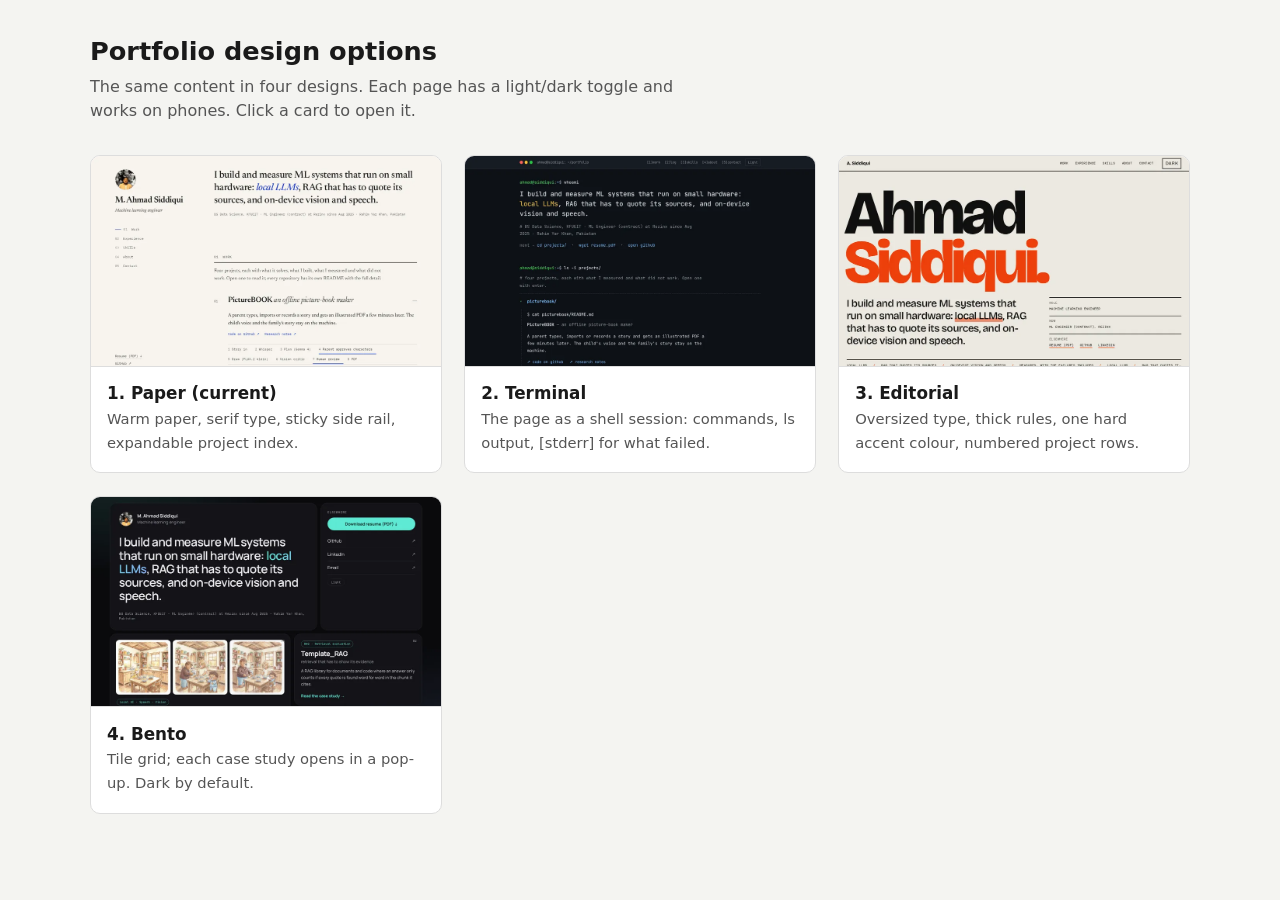
<file: designs/index.html>
<!doctype html>
<html lang="en">
<head>
<meta charset="utf-8" />
<meta name="viewport" content="width=device-width, initial-scale=1" />
<meta name="robots" content="noindex" />
<title>Portfolio design options</title>
<style>
  body { font: 16px/1.5 system-ui, sans-serif; margin: 0; padding: 2rem 1.25rem 4rem; background: #f4f4f1; color: #1a1a1a; }
  main { max-width: 1100px; margin: 0 auto; }
  h1 { font-size: 1.6rem; margin: 0 0 .3rem; }
  p.sub { color: #555; margin: 0 0 2rem; max-width: 60ch; }
  .grid { display: grid; grid-template-columns: repeat(auto-fit, minmax(300px, 1fr)); gap: 1.4rem; }
  a.card { display: block; background: #fff; border: 1px solid #ddd; border-radius: 10px; overflow: hidden; text-decoration: none; color: inherit; }
  a.card:hover { border-color: #1a1a1a; }
  a.card img { width: 100%; display: block; border-bottom: 1px solid #ddd; aspect-ratio: 900 / 540; object-fit: cover; object-position: top; }
  .meta { padding: .9rem 1rem 1.1rem; }
  .meta b { display: block; font-size: 1.05rem; }
  .meta span { color: #555; font-size: .92rem; }
</style>
</head>
<body>
<main>
  <h1>Portfolio design options</h1>
  <p class="sub">The same content in four designs. Each page has a light/dark toggle and works on phones. Click a card to open it.</p>
  <div class="grid">
    <a class="card" href="../index.html"><img src="previews/paper.webp" alt="Paper design preview" /><div class="meta"><b>1. Paper (current)</b><span>Warm paper, serif type, sticky side rail, expandable project index.</span></div></a>
    <a class="card" href="terminal.html"><img src="previews/terminal.webp" alt="Terminal design preview" /><div class="meta"><b>2. Terminal</b><span>The page as a shell session: commands, ls output, [stderr] for what failed.</span></div></a>
    <a class="card" href="editorial.html"><img src="previews/editorial.webp" alt="Editorial design preview" /><div class="meta"><b>3. Editorial</b><span>Oversized type, thick rules, one hard accent colour, numbered project rows.</span></div></a>
    <a class="card" href="bento.html"><img src="previews/bento.webp" alt="Bento design preview" /><div class="meta"><b>4. Bento</b><span>Tile grid; each case study opens in a pop-up. Dark by default.</span></div></a>
  </div>
</main>
</body>
</html>
</file>
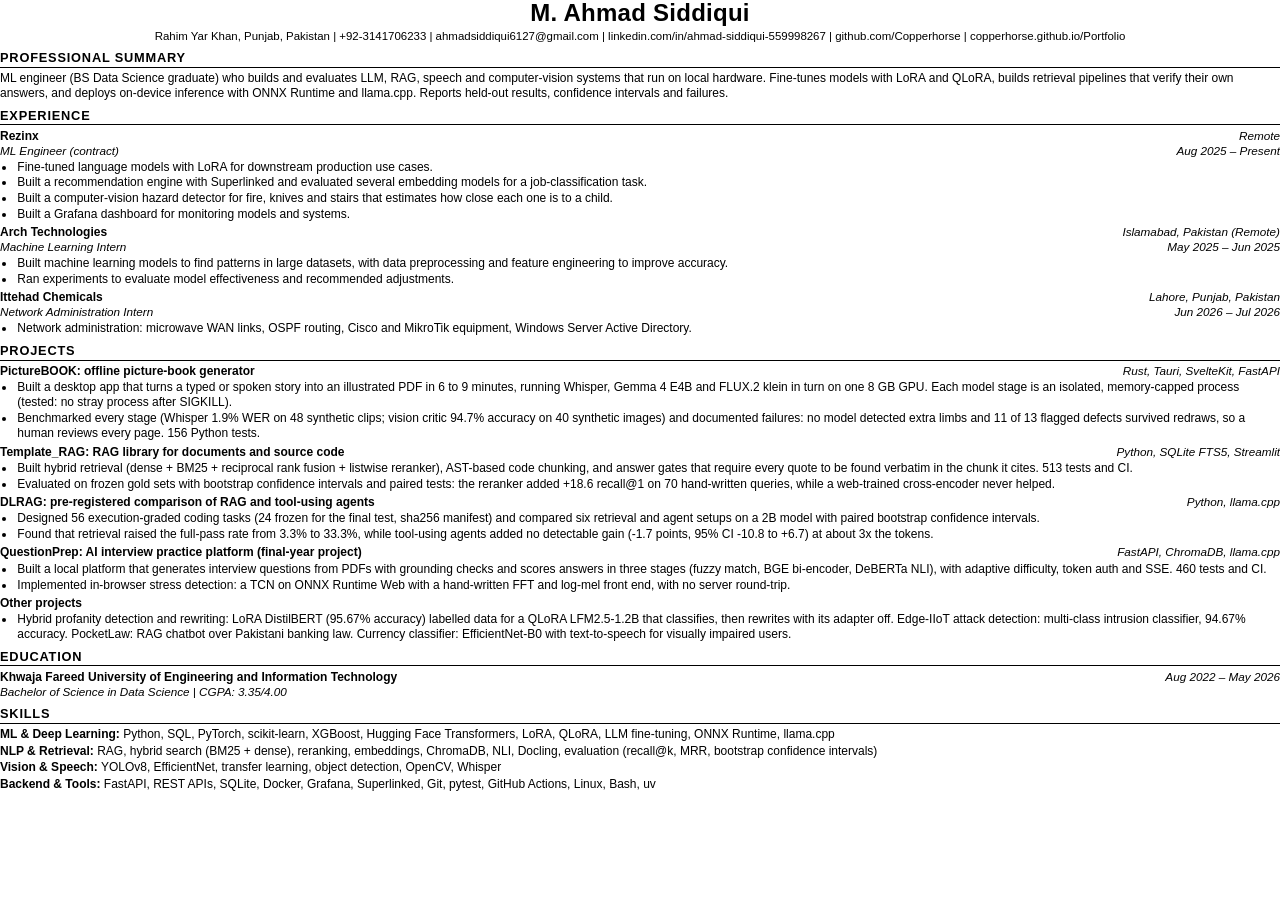
<file: resume/resume.html>
<!doctype html>
<html lang="en">
<head>
<meta charset="utf-8" />
<title>M. Ahmad Siddiqui - Resume</title>
<style>
  @page { size: Letter; margin: 0.35in 0.45in; }
  * { box-sizing: border-box; margin: 0; padding: 0; }
  body { font-family: "Liberation Sans", Arial, Helvetica, sans-serif; font-size: 9pt; line-height: 1.25; color: #000; }
  a { color: #000; text-decoration: none; }
  header { text-align: center; margin-bottom: 4pt; }
  h1 { font-size: 18pt; letter-spacing: 0.2pt; font-weight: 700; line-height: 1.1; }
  .contact { font-size: 8.6pt; margin-top: 2pt; }
  .contact span + span::before { content: " | "; }
  h2 { font-size: 9.6pt; text-transform: uppercase; font-weight: 700; letter-spacing: 0.6pt; border-bottom: 0.7pt solid #000; margin: 5pt 0 2.5pt; padding-bottom: 0.5pt; }
  .row { display: flex; justify-content: space-between; align-items: baseline; gap: 8pt; }
  .row b { font-weight: 700; }
  .row i, .row .r { font-style: italic; font-size: 8.8pt; white-space: nowrap; }
  .entry { margin-bottom: 2.5pt; }
  .sub { font-style: italic; font-size: 8.8pt; }
  ul { margin: 1pt 0 0 12pt; }
  li { margin-bottom: 0.6pt; padding-left: 1pt; }
  p.summary { text-align: left; }
  .skills p { margin-bottom: 1.2pt; }
  .skills b { font-weight: 700; }
</style>
</head>
<body>
<header>
  <h1>M. Ahmad Siddiqui</h1>
  <div class="contact">
    <span>Rahim Yar Khan, Punjab, Pakistan</span><span>+92-3141706233</span><span><a href="mailto:ahmadsiddiqui6127@gmail.com">ahmadsiddiqui6127@gmail.com</a></span><span><a href="https://www.linkedin.com/in/ahmad-siddiqui-559998267/">linkedin.com/in/ahmad-siddiqui-559998267</a></span><span><a href="https://github.com/Copperhorse">github.com/Copperhorse</a></span><span><a href="https://copperhorse.github.io/Portfolio/">copperhorse.github.io/Portfolio</a></span>
  </div>
</header>

<h2>Professional Summary</h2>
<p class="summary">ML engineer (BS Data Science graduate) who builds and evaluates LLM, RAG, speech and computer-vision systems that run on local hardware. Fine-tunes models with LoRA and QLoRA, builds retrieval pipelines that verify their own answers, and deploys on-device inference with ONNX Runtime and llama.cpp. Reports held-out results, confidence intervals and failures.</p>

<h2>Experience</h2>
<div class="entry">
  <div class="row"><b>Rezinx</b><span class="r">Remote</span></div>
  <div class="row"><span class="sub">ML Engineer (contract)</span><span class="r">Aug 2025 – Present</span></div>
  <ul>
    <li>Fine-tuned language models with LoRA for downstream production use cases.</li>
    <li>Built a recommendation engine with Superlinked and evaluated several embedding models for a job-classification task.</li>
    <li>Built a computer-vision hazard detector for fire, knives and stairs that estimates how close each one is to a child.</li>
    <li>Built a Grafana dashboard for monitoring models and systems.</li>
  </ul>
</div>
<div class="entry">
  <div class="row"><b>Arch Technologies</b><span class="r">Islamabad, Pakistan (Remote)</span></div>
  <div class="row"><span class="sub">Machine Learning Intern</span><span class="r">May 2025 – Jun 2025</span></div>
  <ul>
    <li>Built machine learning models to find patterns in large datasets, with data preprocessing and feature engineering to improve accuracy.</li>
    <li>Ran experiments to evaluate model effectiveness and recommended adjustments.</li>
  </ul>
</div>
<div class="entry">
  <div class="row"><b>Ittehad Chemicals</b><span class="r">Lahore, Punjab, Pakistan</span></div>
  <div class="row"><span class="sub">Network Administration Intern</span><span class="r">Jun 2026 – Jul 2026</span></div>
  <ul>
    <li>Network administration: microwave WAN links, OSPF routing, Cisco and MikroTik equipment, Windows Server Active Directory.</li>
  </ul>
</div>

<h2>Projects</h2>
<div class="entry">
  <div class="row"><b><a href="https://github.com/Copperhorse/PictureBOOK">PictureBOOK: offline picture-book generator</a></b><span class="r">Rust, Tauri, SvelteKit, FastAPI</span></div>
  <ul>
    <li>Built a desktop app that turns a typed or spoken story into an illustrated PDF in 6 to 9 minutes, running Whisper, Gemma 4 E4B and FLUX.2 klein in turn on one 8 GB GPU. Each model stage is an isolated, memory-capped process (tested: no stray process after SIGKILL).</li>
    <li>Benchmarked every stage (Whisper 1.9% WER on 48 synthetic clips; vision critic 94.7% accuracy on 40 synthetic images) and documented failures: no model detected extra limbs and 11 of 13 flagged defects survived redraws, so a human reviews every page. 156 Python tests.</li>
  </ul>
</div>
<div class="entry">
  <div class="row"><b><a href="https://github.com/Copperhorse/Template_RAG">Template_RAG: RAG library for documents and source code</a></b><span class="r">Python, SQLite FTS5, Streamlit</span></div>
  <ul>
    <li>Built hybrid retrieval (dense + BM25 + reciprocal rank fusion + listwise reranker), AST-based code chunking, and answer gates that require every quote to be found verbatim in the chunk it cites. 513 tests and CI.</li>
    <li>Evaluated on frozen gold sets with bootstrap confidence intervals and paired tests: the reranker added +18.6 recall@1 on 70 hand-written queries, while a web-trained cross-encoder never helped.</li>
  </ul>
</div>
<div class="entry">
  <div class="row"><b><a href="https://github.com/Copperhorse/DLRAG">DLRAG: pre-registered comparison of RAG and tool-using agents</a></b><span class="r">Python, llama.cpp</span></div>
  <ul>
    <li>Designed 56 execution-graded coding tasks (24 frozen for the final test, sha256 manifest) and compared six retrieval and agent setups on a 2B model with paired bootstrap confidence intervals.</li>
    <li>Found that retrieval raised the full-pass rate from 3.3% to 33.3%, while tool-using agents added no detectable gain (-1.7 points, 95% CI -10.8 to +6.7) at about 3x the tokens.</li>
  </ul>
</div>
<div class="entry">
  <div class="row"><b><a href="https://github.com/Copperhorse/QuestionPrep">QuestionPrep: AI interview practice platform (final-year project)</a></b><span class="r">FastAPI, ChromaDB, llama.cpp</span></div>
  <ul>
    <li>Built a local platform that generates interview questions from PDFs with grounding checks and scores answers in three stages (fuzzy match, BGE bi-encoder, DeBERTa NLI), with adaptive difficulty, token auth and SSE. 460 tests and CI.</li>
    <li>Implemented in-browser stress detection: a TCN on ONNX Runtime Web with a hand-written FFT and log-mel front end, with no server round-trip.</li>
  </ul>
</div>
<div class="entry">
  <div class="row"><b>Other projects</b><span class="r"></span></div>
  <ul>
    <li><a href="https://github.com/Copperhorse/profanity_distilbert_lora">Hybrid profanity detection and rewriting</a>: LoRA DistilBERT (95.67% accuracy) labelled data for a QLoRA LFM2.5-1.2B that classifies, then rewrites with its adapter off. <a href="https://github.com/Copperhorse/edge_iiot">Edge-IIoT attack detection</a>: multi-class intrusion classifier, 94.67% accuracy. <a href="https://github.com/Copperhorse/PocketLaw">PocketLaw</a>: RAG chatbot over Pakistani banking law. <a href="https://github.com/Copperhorse/CurrencyClassification">Currency classifier</a>: EfficientNet-B0 with text-to-speech for visually impaired users.</li>
  </ul>
</div>

<h2>Education</h2>
<div class="row"><b>Khwaja Fareed University of Engineering and Information Technology</b><span class="r">Aug 2022 – May 2026</span></div>
<div class="sub">Bachelor of Science in Data Science | CGPA: 3.35/4.00</div>

<h2>Skills</h2>
<div class="skills">
  <p><b>ML &amp; Deep Learning:</b> Python, SQL, PyTorch, scikit-learn, XGBoost, Hugging Face Transformers, LoRA, QLoRA, LLM fine-tuning, ONNX Runtime, llama.cpp</p>
  <p><b>NLP &amp; Retrieval:</b> RAG, hybrid search (BM25 + dense), reranking, embeddings, ChromaDB, NLI, Docling, evaluation (recall@k, MRR, bootstrap confidence intervals)</p>
  <p><b>Vision &amp; Speech:</b> YOLOv8, EfficientNet, transfer learning, object detection, OpenCV, Whisper</p>
  <p><b>Backend &amp; Tools:</b> FastAPI, REST APIs, SQLite, Docker, Grafana, Superlinked, Git, pytest, GitHub Actions, Linux, Bash, uv</p>
</div>
</body>
</html>
</file>
